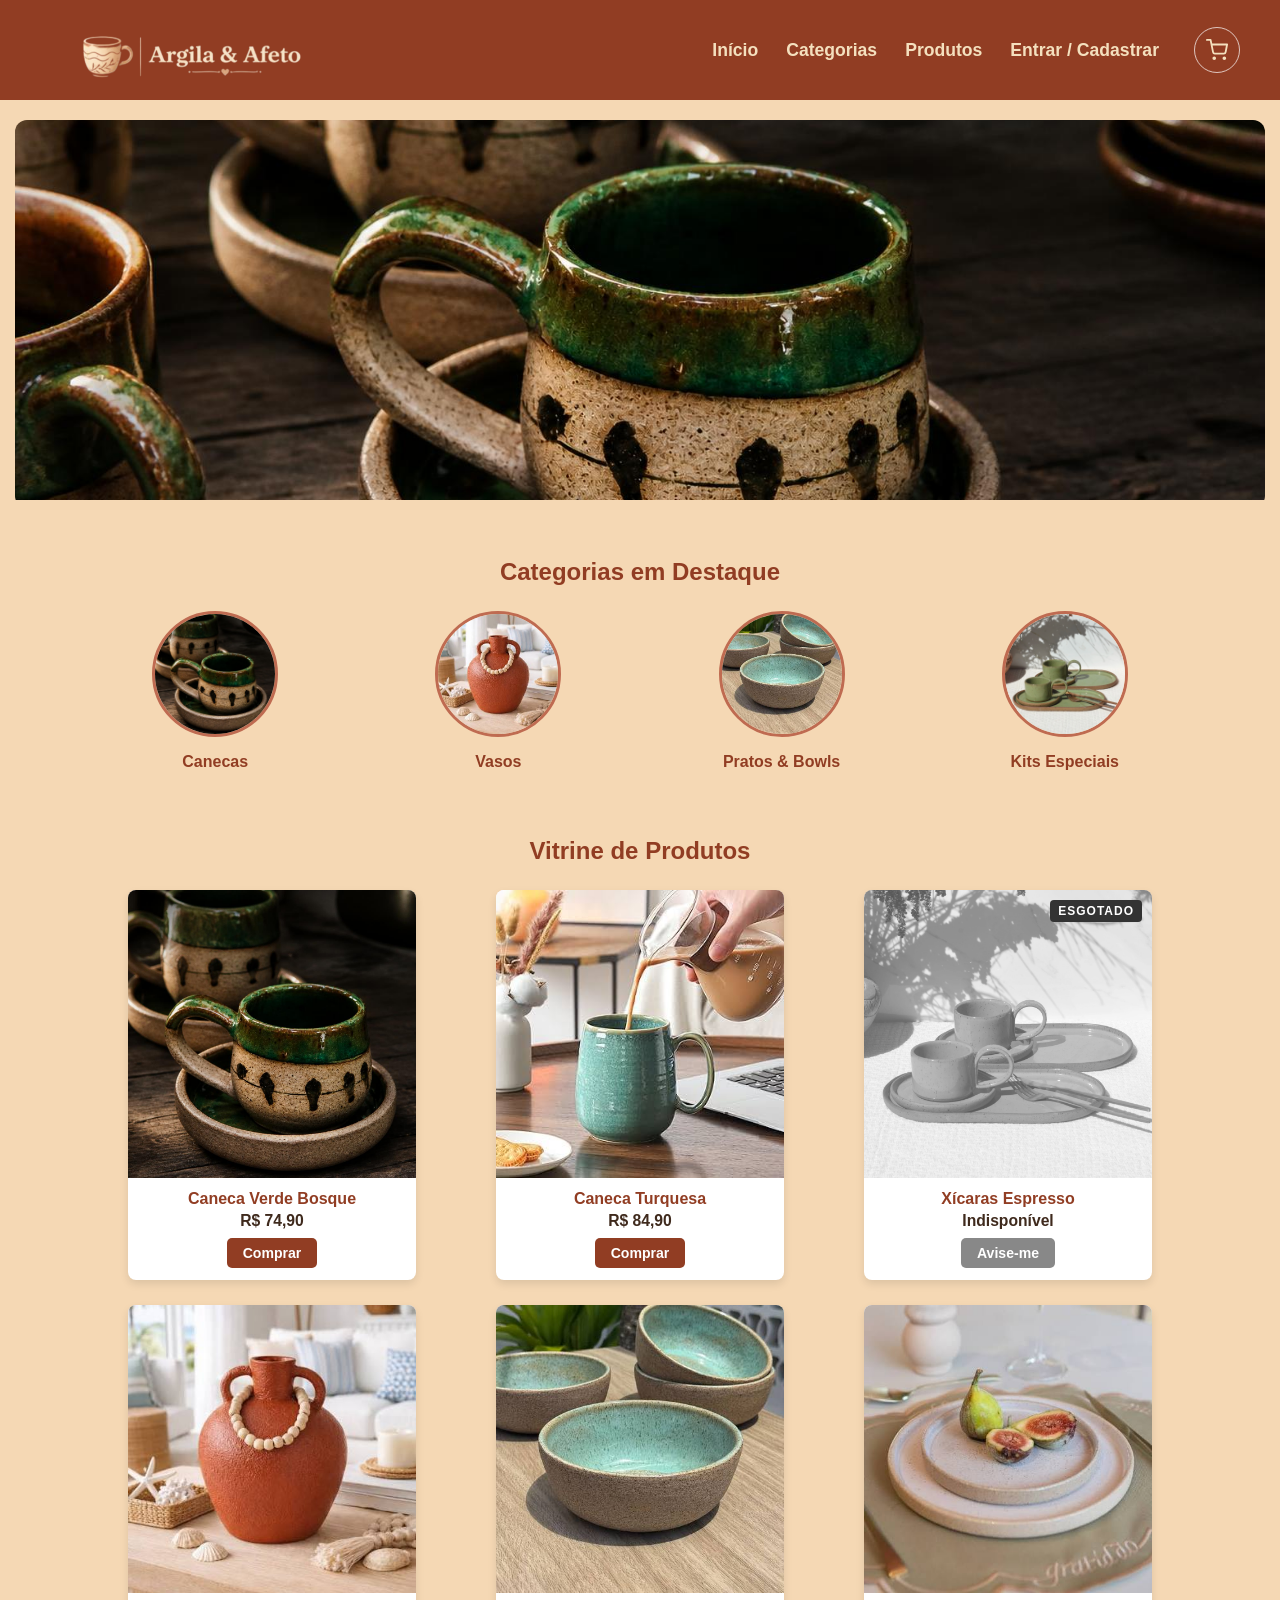
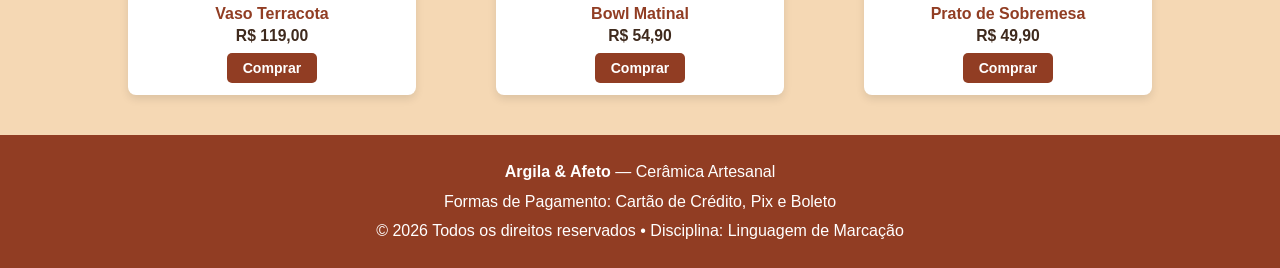
<file: index.html>
<!DOCTYPE html>
<html lang="pt-BR">

<head>
    <meta charset="UTF-8">
    <meta name="viewport" content="width=device-width, initial-scale=1.0">
    <link rel="stylesheet" href="style.css">
    <title>Argila & Afeto | E-commerce</title>
</head>

<body>
    <header class="Menu">
        <a href="#inicio" class="logo-link">
            <img src="img/logo.png" alt="Argila & Afeto - Cerâmica Artesanal" class="logo">
        </a>
        <nav class="menu-nav">
            <ul class="navegacao">
                <li><a href="#inicio">Início</a></li>
                <li><a href="#categorias">Categorias</a></li>
                <li><a href="#vitrine">Produtos</a></li>
                <li><a href="cadastro.html">Entrar / Cadastrar</a></li>
            </ul>
            <div class="header-acoes">
                <a href="carrinho.html" class="carrinho-btn" aria-label="Ver carrinho de compras">
                    <svg class="carrinho-icone" viewBox="0 0 24 24" fill="none" stroke="currentColor" stroke-width="2" stroke-linecap="round" stroke-linejoin="round">
                        <circle cx="9" cy="21" r="1"></circle>
                        <circle cx="20" cy="21" r="1"></circle>
                        <path d="M1 1h4l2.68 13.39a2 2 0 0 0 2 1.61h9.72a2 2 0 0 0 2-1.61L23 6H6"></path>
                    </svg>
                </a>
            </div>
        </nav>
    </header>

    <main>
        <section class="hero" id="inicio">
            <div class="carrossel">
                <div class="slide">
                    <picture>
                        <source media="(max-width: 768px)" srcset="ceramica2.jpg">
                        <img src="img/ceramica.jpg" alt="Banner 1 - Canecas Artesanais de Cerâmica" width="1200" height="380">
                    </picture>
                </div>

                <div class="slide">
                    <picture>
                        <source media="(max-width: 768px)" srcset="ceramica3.jpg">
                        <img src="img/linhanova.jpg" alt="Banner 2 - Cerâmica Rústica Esmaltada" width="1200" height="380">
                    </picture>
                </div>

                <div class="slide">
                    <picture>
                        <source media="(max-width: 768px)" srcset="ceramica.jpg">
                        <img src="img/linhanova2.jpg" alt="Banner 3 - Ofertas Especiais de Cerâmica" width="1200" height="380">
                    </picture>
                </div>
            </div>
        </section>
        <section class="categorias" id="categorias">
            <h2>Categorias em Destaque</h2>
            <div class="lista-categorias">
                <div class="item-categoria">
                    <img src="img/ceramica.jpg" alt="Categoria Canecas Artesanais" class="img-categoria" width="120" height="120" loading="lazy">
                    <p>Canecas</p>
                </div>

                <div class="item-categoria">
                    <img src="img/vaso.jpg" alt="Categoria Vasos de Cerâmica" class="img-categoria" width="120" height="120" loading="lazy">
                    <p>Vasos</p>
                </div>

                <div class="item-categoria">
                    <img src="img/bowl.jpg" alt="Categoria Pratos e Bowls" class="img-categoria" width="120" height="120" loading="lazy">
                    <p>Pratos & Bowls</p>
                </div>

                <div class="item-categoria">
                    <img src="img/xicaras.webp" alt="Categoria Kits Especiais" class="img-categoria" width="120" height="120" loading="lazy">
                    <p>Kits Especiais</p>
                </div>
            </div>
        </section>

        <section class="vitrine" id="vitrine">
            <h2>Vitrine de Produtos</h2>
            <div class="grid-produtos">

                <article class="card">
                    <figure class="container-foto">
                        <a href="produto.html">
                            <img src="img/ceramica.jpg" alt="Caneca Rústica Verde com Pires" class="foto-produto" width="300" height="300" loading="lazy">
                        </a>
                    </figure>
                    <figcaption>
                        <h3><a href="produto.html" class="link-titulo-produto">Caneca Verde Bosque</a></h3>
                        <p>R$ 74,90</p>
                        <a href="carrinho.html" class="btn-comprar">Comprar</a>
                    </figcaption>
                </article>

                <article class="card">
                    <figure class="container-foto">
                        <a href="produto.html">
                            <img src="img/ceramica2.jpg" alt="Caneca Turquesa Imperial" class="foto-produto" width="300" height="300" loading="lazy">
                        </a>
                    </figure>
                    <figcaption>
                        <h3><a href="produto.html" class="link-titulo-produto">Caneca Turquesa</a></h3>
                        <p>R$ 84,90</p>
                        <a href="carrinho.html" class="btn-comprar">Comprar</a>
                    </figcaption>
                </article>

                <!-- Produto 3: MODELO ESGOTADO NA FILEIRA -->
                <article class="card esgotado">
                    <figure class="container-foto">
                        <span class="tag-esgotado">ESGOTADO</span>
                        <img src="img/xicaras.webp" alt="Conjunto Xícaras Espresso - Produto Esgotado" class="foto-produto" width="300" height="300" loading="lazy">
                    </figure>
                    <figcaption>
                        <h3>Xícaras Espresso</h3>
                        <p>Indisponível</p>
                        <button type="button" disabled>Avise-me</button>
                    </figcaption>
                </article>

                <!-- Produto 4 -->
                <article class="card">
                    <figure class="container-foto">
                        <a href="produto.html">
                            <img src="img/vaso.jpg" alt="Vaso Orgânico de Cerâmica" class="foto-produto" width="300" height="300" loading="lazy">
                        </a>
                    </figure>
                    <figcaption>
                        <h3><a href="produto.html" class="link-titulo-produto">Vaso Terracota</a></h3>
                        <p>R$ 119,00</p>
                        <a href="carrinho.html" class="btn-comprar">Comprar</a>
                    </figcaption>
                </article>

                <!-- Produto 5 -->
                <article class="card">
                    <figure class="container-foto">
                        <a href="produto.html">
                            <img src="img/bowl.jpg" alt="Bowl Matinal de Cerâmica" class="foto-produto" width="300" height="300" loading="lazy">
                        </a>
                    </figure>
                    <figcaption>
                        <h3><a href="produto.html" class="link-titulo-produto">Bowl Matinal</a></h3>
                        <p>R$ 54,90</p>
                        <a href="carrinho.html" class="btn-comprar">Comprar</a>
                    </figcaption>
                </article>

                <!-- Produto 6 -->
                <article class="card">
                    <figure class="container-foto">
                        <a href="produto.html">
                            <img src="img/prato.jpg" alt="Prato de Sobremesa Artesanal" class="foto-produto" width="300" height="300" loading="lazy">
                        </a>
                    </figure>
                    <figcaption>
                        <h3><a href="produto.html" class="link-titulo-produto">Prato de Sobremesa</a></h3>
                        <p>R$ 49,90</p>
                        <a href="carrinho.html" class="btn-comprar">Comprar</a>
                    </figcaption>
                </article>

            </div>
        </section>
    </main>

    <footer class="rodape">
        <p><strong>Argila & Afeto</strong> — Cerâmica Artesanal</p>
        <p>Formas de Pagamento: Cartão de Crédito, Pix e Boleto</p>
        <p>© 2026 Todos os direitos reservados • Disciplina: Linguagem de Marcação</p>
    </footer>

    <!-- Script simples para permitir clicar e arrastar com o mouse no desktop -->
    <script>
        const carrossel = document.querySelector('.carrossel');
        let isDown = false;
        let startX;
        let scrollLeft;

        carrossel.addEventListener('mousedown', (e) => {
            isDown = true;
            startX = e.pageX - carrossel.offsetLeft;
            scrollLeft = carrossel.scrollLeft;
        });

        carrossel.addEventListener('mouseleave', () => {
            isDown = false;
        });

        carrossel.addEventListener('mouseup', () => {
            isDown = false;
        });

        carrossel.addEventListener('mousemove', (e) => {
            if (!isDown) return;
            e.preventDefault();
            const x = e.pageX - carrossel.offsetLeft;
            const walk = (x - startX) * 1.5;
            carrossel.scrollLeft = scrollLeft - walk;
        });
    </script>
</body>

</html>
</file>
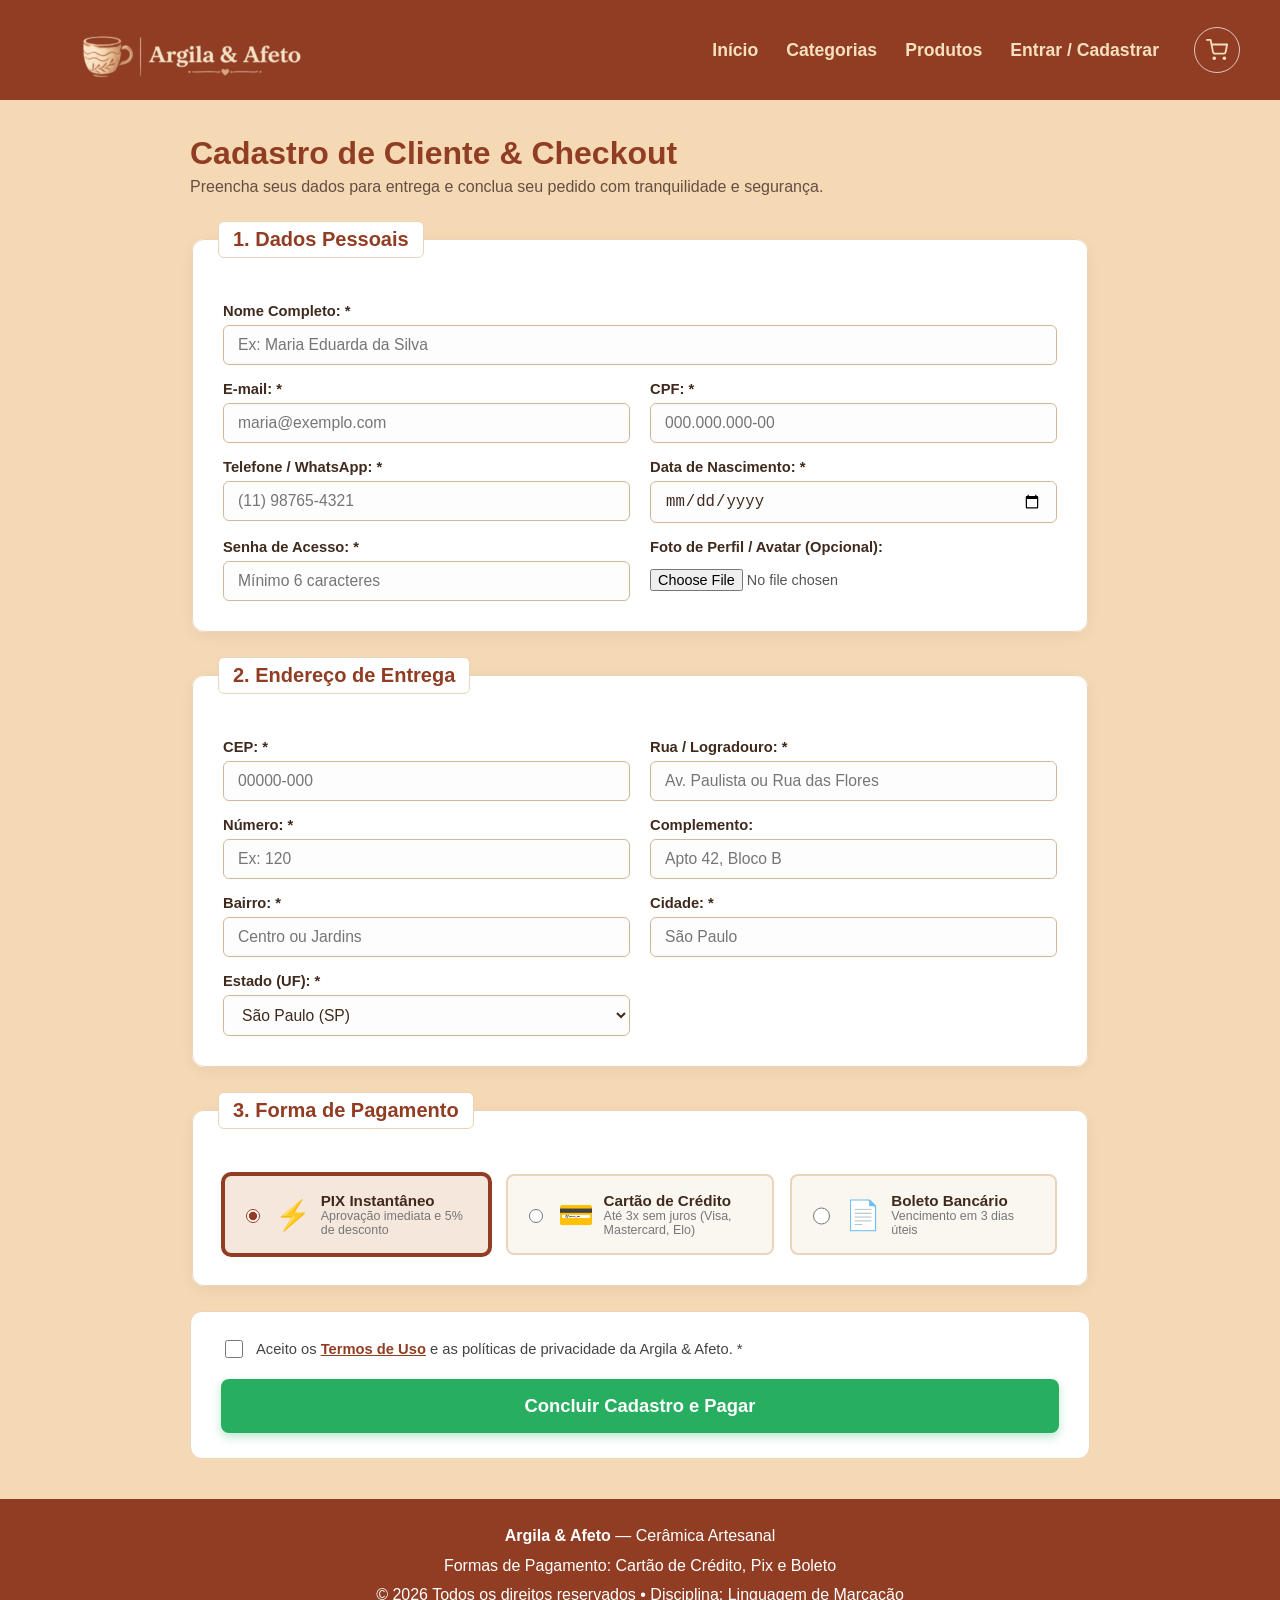
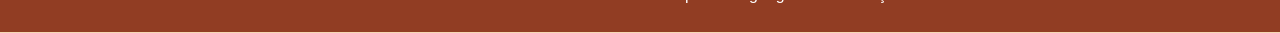
<file: cadastro.html>
<!DOCTYPE html>
<html lang="pt-BR">
<head>
    <meta charset="UTF-8">
    <meta name="viewport" content="width=device-width, initial-scale=1.0">
    <link rel="stylesheet" href="style.css">
    <title>Cadastro e Checkout | Argila & Afeto</title>
</head>
<body>

    <!-- Header Compartilhado com Navegação Real -->
    <header class="Menu">
        <a href="index.html#inicio" class="logo-link">
            <img src="img/logo.png" alt="Argila & Afeto - Cerâmica Artesanal" class="logo">
        </a>
        <nav class="menu-nav">
            <ul class="navegacao">
                <li><a href="index.html#inicio">Início</a></li>
                <li><a href="index.html#categorias">Categorias</a></li>
                <li><a href="index.html#vitrine">Produtos</a></li>
                <li><a href="cadastro.html" class="link-ativo">Entrar / Cadastrar</a></li>
            </ul>
            <div class="header-acoes">
                <a href="carrinho.html" class="carrinho-btn" aria-label="Ver carrinho de compras">
                    <svg class="carrinho-icone" viewBox="0 0 24 24" fill="none" stroke="currentColor" stroke-width="2" stroke-linecap="round" stroke-linejoin="round">
                        <circle cx="9" cy="21" r="1"></circle>
                        <circle cx="20" cy="21" r="1"></circle>
                        <path d="M1 1h4l2.68 13.39a2 2 0 0 0 2 1.61h9.72a2 2 0 0 0 2-1.61L23 6H6"></path>
                    </svg>
                </a>
            </div>
        </nav>
    </header>

    <main class="container-cadastro">
        <div class="cadastro-cabecalho">
            <h1>Cadastro de Cliente & Checkout</h1>
            <p>Preencha seus dados para entrega e conclua seu pedido com tranquilidade e segurança.</p>
        </div>

        <!-- 1. Formulário Semântico Acessível -->
        <form action="#" method="POST" class="form-checkout">
            
            <!-- BLOCO 1: Dados Pessoais -->
            <fieldset class="bloco-formulario">
                <legend>1. Dados Pessoais</legend>

                <div class="grade-campos">
                    <div class="campo-grupo campo-completo">
                        <label for="nome-completo">Nome Completo: *</label>
                        <input type="text" id="nome-completo" name="nome" placeholder="Ex: Maria Eduarda da Silva" required minlength="3">
                    </div>

                    <div class="campo-grupo">
                        <label for="email-cliente">E-mail: *</label>
                        <input type="email" id="email-cliente" name="email" placeholder="maria@exemplo.com" required>
                    </div>

                    <div class="campo-grupo">
                        <label for="cpf-cliente">CPF: *</label>
                        <input type="text" id="cpf-cliente" name="cpf" placeholder="000.000.000-00" pattern="\d{3}\.?\d{3}\.?\d{3}-?\d{2}" title="Digite um CPF válido com 11 dígitos" required>
                    </div>

                    <div class="campo-grupo">
                        <label for="telefone-cliente">Telefone / WhatsApp: *</label>
                        <input type="tel" id="telefone-cliente" name="telefone" placeholder="(11) 98765-4321" required>
                    </div>

                    <div class="campo-grupo">
                        <label for="data-nascimento">Data de Nascimento: *</label>
                        <input type="date" id="data-nascimento" name="nascimento" required>
                    </div>

                    <div class="campo-grupo">
                        <label for="senha-cliente">Senha de Acesso: *</label>
                        <input type="password" id="senha-cliente" name="senha" placeholder="Mínimo 6 caracteres" minlength="6" required>
                    </div>

                    <div class="campo-grupo">
                        <label for="avatar-cliente">Foto de Perfil / Avatar (Opcional):</label>
                        <input type="file" id="avatar-cliente" name="avatar" accept="image/*" class="input-arquivo">
                    </div>
                </div>
            </fieldset>

            <!-- BLOCO 2: Endereço de Entrega -->
            <fieldset class="bloco-formulario">
                <legend>2. Endereço de Entrega</legend>

                <div class="grade-campos">
                    <div class="campo-grupo">
                        <label for="cep-entrega">CEP: *</label>
                        <input type="text" id="cep-entrega" name="cep" placeholder="00000-000" pattern="\d{5}-?\d{3}" title="Digite um CEP válido com 8 dígitos" required>
                    </div>

                    <div class="campo-grupo campo-2x">
                        <label for="rua-entrega">Rua / Logradouro: *</label>
                        <input type="text" id="rua-entrega" name="rua" placeholder="Av. Paulista ou Rua das Flores" required>
                    </div>

                    <div class="campo-grupo">
                        <label for="numero-entrega">Número: *</label>
                        <input type="text" id="numero-entrega" name="numero" placeholder="Ex: 120" required>
                    </div>

                    <div class="campo-grupo">
                        <label for="complemento-entrega">Complemento:</label>
                        <input type="text" id="complemento-entrega" name="complemento" placeholder="Apto 42, Bloco B">
                    </div>

                    <div class="campo-grupo">
                        <label for="bairro-entrega">Bairro: *</label>
                        <input type="text" id="bairro-entrega" name="bairro" placeholder="Centro ou Jardins" required>
                    </div>

                    <div class="campo-grupo">
                        <label for="cidade-entrega">Cidade: *</label>
                        <input type="text" id="cidade-entrega" name="cidade" placeholder="São Paulo" required>
                    </div>

                    <div class="campo-grupo">
                        <label for="estado-entrega">Estado (UF): *</label>
                        <select id="estado-entrega" name="estado" required>
                            <option value="">Selecione...</option>
                            <option value="SP" selected>São Paulo (SP)</option>
                            <option value="RJ">Rio de Janeiro (RJ)</option>
                            <option value="MG">Minas Gerais (MG)</option>
                            <option value="ES">Espírito Santo (ES)</option>
                            <option value="PR">Paraná (PR)</option>
                            <option value="SC">Santa Catarina (SC)</option>
                            <option value="RS">Rio Grande do Sul (RS)</option>
                            <option value="BA">Bahia (BA)</option>
                            <option value="outro">Outro Estado</option>
                        </select>
                    </div>
                </div>
            </fieldset>

            <!-- BLOCO 3: Forma de Pagamento (com Ícones/Bandeiras Visuais) -->
            <fieldset class="bloco-formulario">
                <legend>3. Forma de Pagamento</legend>

                <div class="opcoes-pagamento">
                    <!-- Opção PIX -->
                    <label class="card-pagamento">
                        <input type="radio" name="pagamento" value="pix" checked required>
                        <div class="conteudo-opcao-pagamento">
                            <span class="icone-pagamento" aria-hidden="true">⚡</span>
                            <div class="texto-pagamento">
                                <strong>PIX Instantâneo</strong>
                                <small>Aprovação imediata e 5% de desconto</small>
                            </div>
                        </div>
                    </label>

                    <!-- Opção Cartão de Crédito -->
                    <label class="card-pagamento">
                        <input type="radio" name="pagamento" value="cartao">
                        <div class="conteudo-opcao-pagamento">
                            <span class="icone-pagamento" aria-hidden="true">💳</span>
                            <div class="texto-pagamento">
                                <strong>Cartão de Crédito</strong>
                                <small>Até 3x sem juros (Visa, Mastercard, Elo)</small>
                            </div>
                        </div>
                    </label>

                    <!-- Opção Boleto Bancário -->
                    <label class="card-pagamento">
                        <input type="radio" name="pagamento" value="boleto">
                        <div class="conteudo-opcao-pagamento">
                            <span class="icone-pagamento" aria-hidden="true">📄</span>
                            <div class="texto-pagamento">
                                <strong>Boleto Bancário</strong>
                                <small>Vencimento em 3 dias úteis</small>
                            </div>
                        </div>
                    </label>
                </div>
            </fieldset>

            <!-- Termos e Botão de Envio com Pseudo-Classes de Validação -->
            <div class="bloco-finalizacao">
                <label class="termos-label" for="termos-uso">
                    <input type="checkbox" id="termos-uso" name="termos" required>
                    <span>Aceito os <a href="#" target="_blank">Termos de Uso</a> e as políticas de privacidade da Argila & Afeto. *</span>
                </label>

                <button type="submit" class="btn-concluir-pagamento">
                    Concluir Cadastro e Pagar
                </button>
            </div>
        </form>
    </main>

    <footer class="rodape">
        <p><strong>Argila & Afeto</strong> — Cerâmica Artesanal</p>
        <p>Formas de Pagamento: Cartão de Crédito, Pix e Boleto</p>
        <p>© 2026 Todos os direitos reservados • Disciplina: Linguagem de Marcação</p>
    </footer>

</body>
</html>
</file>
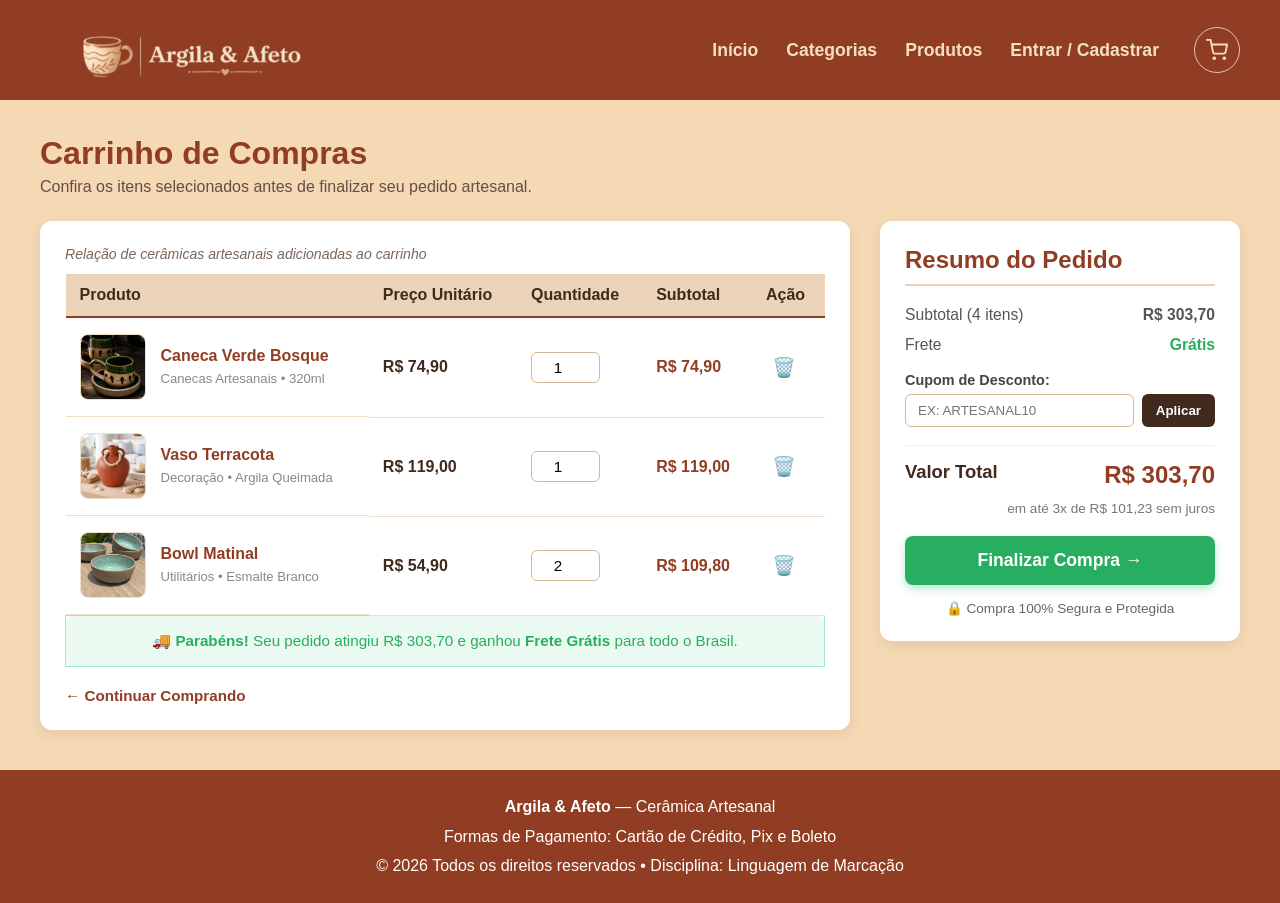
<file: carrinho.html>
<!DOCTYPE html>
<html lang="pt-BR">
<head>
    <meta charset="UTF-8">
    <meta name="viewport" content="width=device-width, initial-scale=1.0">
    <link rel="stylesheet" href="style.css">
    <title>Meu Carrinho de Compras | Argila & Afeto</title>
</head>
<body>

    <!-- Header Compartilhado com Navegação Real -->
    <header class="Menu">
        <a href="index.html#inicio" class="logo-link">
            <img src="/img/logo.png" alt="Argila & Afeto - Cerâmica Artesanal" class="logo">
        </a>
        <nav class="menu-nav">
            <ul class="navegacao">
                <li><a href="index.html#inicio">Início</a></li>
                <li><a href="index.html#categorias">Categorias</a></li>
                <li><a href="index.html#vitrine">Produtos</a></li>
                <li><a href="cadastro.html">Entrar / Cadastrar</a></li>
            </ul>
            <div class="header-acoes">
                <a href="carrinho.html" class="carrinho-btn ativa" aria-label="Ver carrinho de compras">
                    <svg class="carrinho-icone" viewBox="0 0 24 24" fill="none" stroke="currentColor" stroke-width="2" stroke-linecap="round" stroke-linejoin="round">
                        <circle cx="9" cy="21" r="1"></circle>
                        <circle cx="20" cy="21" r="1"></circle>
                        <path d="M1 1h4l2.68 13.39a2 2 0 0 0 2 1.61h9.72a2 2 0 0 0 2-1.61L23 6H6"></path>
                    </svg>
                </a>
            </div>
        </nav>
    </header>

    <main class="container-carrinho">
        <div class="carrinho-titulo-secao">
            <h1>Carrinho de Compras</h1>
            <p>Confira os itens selecionados antes de finalizar seu pedido artesanal.</p>
        </div>

        <div class="carrinho-layout">
            <!-- 1. Tabela Semântica Completa de Itens do Carrinho -->
            <section class="carrinho-itens">
                <table class="tabela-carrinho">
                    <caption>Relação de cerâmicas artesanais adicionadas ao carrinho</caption>
                    <thead>
                        <tr>
                            <th scope="col">Produto</th>
                            <th scope="col">Preço Unitário</th>
                            <th scope="col">Quantidade</th>
                            <th scope="col">Subtotal</th>
                            <th scope="col">Ação</th>
                        </tr>
                    </thead>
                    <tbody>
                        <!-- Produto 1 -->
                        <tr>
                            <td class="coluna-produto">
                                <img src="/img/ceramica.jpg" alt="Caneca Verde Bosque" class="miniatura-carrinho">
                                <div class="detalhe-item">
                                    <a href="produto.html" class="nome-item">Caneca Verde Bosque</a>
                                    <span class="categoria-item">Canecas Artesanais • 320ml</span>
                                </div>
                            </td>
                            <td class="preco-unitario">R$ 74,90</td>
                            <td class="coluna-quantidade">
                                <input type="number" min="1" value="1" class="input-qtd" aria-label="Quantidade da Caneca Verde Bosque">
                            </td>
                            <td class="subtotal-item">R$ 74,90</td>
                            <td class="coluna-acao">
                                <button type="button" class="btn-remover" title="Remover item do carrinho" aria-label="Remover Caneca Verde Bosque">🗑️</button>
                            </td>
                        </tr>

                        <!-- Produto 2 -->
                        <tr>
                            <td class="coluna-produto">
                                <img src="/img/vaso.jpg" alt="Vaso Terracota" class="miniatura-carrinho">
                                <div class="detalhe-item">
                                    <a href="produto.html" class="nome-item">Vaso Terracota</a>
                                    <span class="categoria-item">Decoração • Argila Queimada</span>
                                </div>
                            </td>
                            <td class="preco-unitario">R$ 119,00</td>
                            <td class="coluna-quantidade">
                                <input type="number" min="1" value="1" class="input-qtd" aria-label="Quantidade do Vaso Terracota">
                            </td>
                            <td class="subtotal-item">R$ 119,00</td>
                            <td class="coluna-acao">
                                <button type="button" class="btn-remover" title="Remover item do carrinho" aria-label="Remover Vaso Terracota">🗑️</button>
                            </td>
                        </tr>

                        <!-- Produto 3 -->
                        <tr>
                            <td class="coluna-produto">
                                <img src="/img/bowl.jpg" alt="Bowl Matinal de Cerâmica" class="miniatura-carrinho">
                                <div class="detalhe-item">
                                    <a href="produto.html" class="nome-item">Bowl Matinal</a>
                                    <span class="categoria-item">Utilitários • Esmalte Branco</span>
                                </div>
                            </td>
                            <td class="preco-unitario">R$ 54,90</td>
                            <td class="coluna-quantidade">
                                <input type="number" min="1" value="2" class="input-qtd" aria-label="Quantidade do Bowl Matinal">
                            </td>
                            <td class="subtotal-item">R$ 109,80</td>
                            <td class="coluna-acao">
                                <button type="button" class="btn-remover" title="Remover item do carrinho" aria-label="Remover Bowl Matinal">🗑️</button>
                            </td>
                        </tr>
                    </tbody>
                    <tfoot>
                        <tr>
                            <td colspan="5" class="aviso-frete">
                                🚚 <strong>Parabéns!</strong> Seu pedido atingiu R$ 303,70 e ganhou <strong>Frete Grátis</strong> para todo o Brasil.
                            </td>
                        </tr>
                    </tfoot>
                </table>

                <div class="carrinho-acoes-extras">
                    <a href="index.html#vitrine" class="btn-continuar-comprando">← Continuar Comprando</a>
                </div>
            </section>

            <!-- 2. Card Lateral de Resumo do Pedido -->
            <aside class="order-summary">
                <h2>Resumo do Pedido</h2>
                
                <div class="linha-resumo">
                    <span>Subtotal (4 itens)</span>
                    <strong>R$ 303,70</strong>
                </div>

                <div class="linha-resumo">
                    <span>Frete</span>
                    <span class="frete-gratis">Grátis</span>
                </div>

                <!-- Campo Cupom de Desconto -->
                <div class="bloco-cupom">
                    <label for="cupom-desconto">Cupom de Desconto:</label>
                    <div class="input-cupom-grupo">
                        <input type="text" id="cupom-desconto" placeholder="Ex: ARTESANAL10" class="input-cupom">
                        <button type="button" class="btn-aplicar-cupom">Aplicar</button>
                    </div>
                </div>

                <hr class="divisor-resumo">

                <div class="linha-resumo total-pedido">
                    <span>Valor Total</span>
                    <strong class="valor-destaque">R$ 303,70</strong>
                </div>
                <p class="parcelamento-info">em até 3x de R$ 101,23 sem juros</p>

                <!-- Botão de destaque para cadastro.html -->
                <a href="cadastro.html" class="btn-checkout">Finalizar Compra →</a>

                <div class="seguranca-info">
                    <span>🔒 Compra 100% Segura e Protegida</span>
                </div>
            </aside>
        </div>
    </main>

    <footer class="rodape">
        <p><strong>Argila & Afeto</strong> — Cerâmica Artesanal</p>
        <p>Formas de Pagamento: Cartão de Crédito, Pix e Boleto</p>
        <p>© 2026 Todos os direitos reservados • Disciplina: Linguagem de Marcação</p>
    </footer>

</body>
</html>
</file>
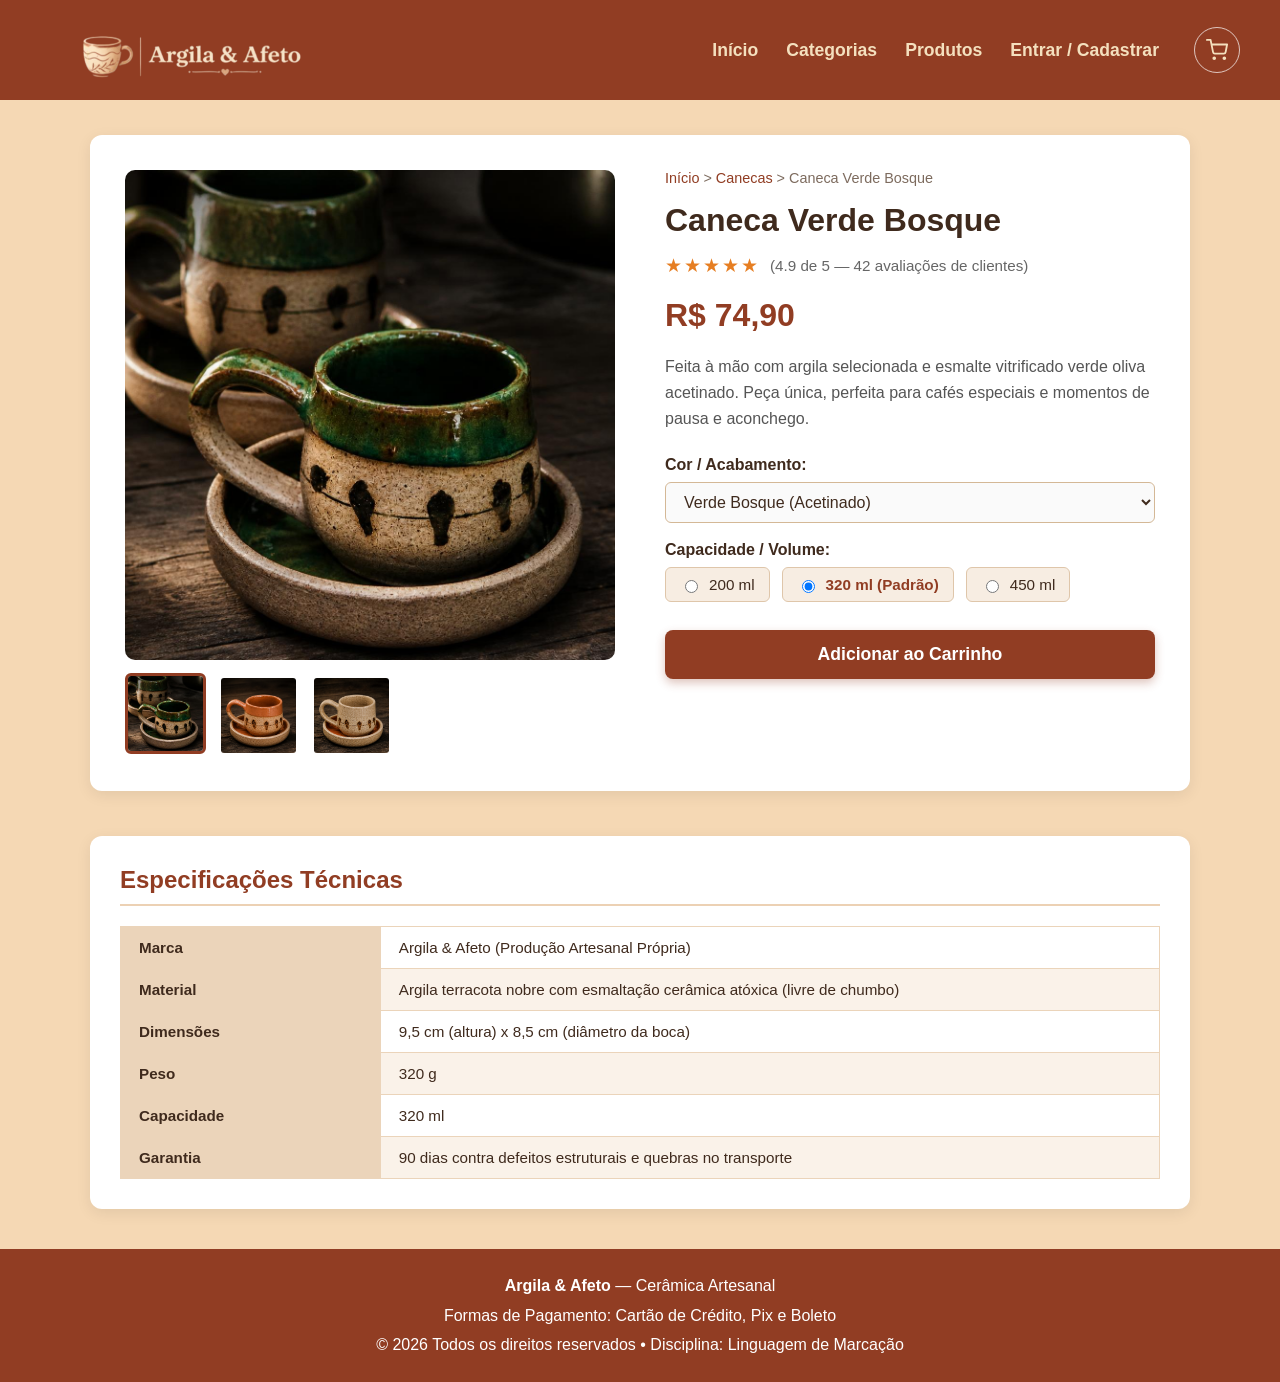
<file: produto.html>
<!DOCTYPE html>
<html lang="pt-BR">
<head>
    <meta charset="UTF-8">
    <meta name="viewport" content="width=device-width, initial-scale=1.0">
    <link rel="stylesheet" href="style.css">
    <title>Caneca Verde Bosque | Argila & Afeto</title>
</head>
<body>

    <!-- Header Compartilhado com Navegação Real -->
    <header class="Menu">
        <a href="index.html#inicio" class="logo-link">
            <img src="img/logo.png" alt="Argila & Afeto - Cerâmica Artesanal" class="logo">
        </a>
        <nav class="menu-nav">
            <ul class="navegacao">
                <li><a href="index.html#inicio">Início</a></li>
                <li><a href="index.html#categorias">Categorias</a></li>
                <li><a href="index.html#vitrine">Produtos</a></li>
                <li><a href="cadastro.html">Entrar / Cadastrar</a></li>
            </ul>
            <div class="header-acoes">
                <a href="carrinho.html" class="carrinho-btn" aria-label="Ver carrinho de compras">
                    <svg class="carrinho-icone" viewBox="0 0 24 24" fill="none" stroke="currentColor" stroke-width="2" stroke-linecap="round" stroke-linejoin="round">
                        <circle cx="9" cy="21" r="1"></circle>
                        <circle cx="20" cy="21" r="1"></circle>
                        <path d="M1 1h4l2.68 13.39a2 2 0 0 0 2 1.61h9.72a2 2 0 0 0 2-1.61L23 6H6"></path>
                    </svg>
                </a>
            </div>
        </nav>
    </header>

    <main class="container-produto">
        <!-- 1. Layout de Duas Colunas (Flexbox / Grid) -->
        <section class="produto-detalhes">
            
            <!-- Coluna da Esquerda (Galeria de Imagens) -->
            <div class="galeria-fotos">
                <div class="foto-destaque">
                    <img id="imagem-principal" src="img/ceramica.jpg" alt="Caneca Verde Bosque artesanal com pires de apoio">
                </div>
                <div class="miniaturas">
                    <img src="img/ceramica.jpg" alt="Miniatura Caneca Verde Bosque" class="miniatura ativa" onclick="trocarImagem(this)">
                    <img src="img/terracota.jpg" alt="Miniatura Detalhe do Acabamento Rústico" class="miniatura" onclick="trocarImagem(this)">
                    <img src="img/bege.png" alt="Miniatura Vista com Pires Artesanal" class="miniatura" onclick="trocarImagem(this)">
                </div>
            </div>

            <!-- Coluna da Direita (Informações de Compra) -->
            <div class="info-compra">
                <!-- Trilha de navegação (breadcrumb) -->
                <nav class="breadcrumb" aria-label="Caminho de navegação">
                    <a href="index.html">Início</a> &gt; 
                    <a href="index.html#categorias">Canecas</a> &gt; 
                    <span>Caneca Verde Bosque</span>
                </nav>

                <h1 class="produto-titulo">Caneca Verde Bosque</h1>

                <!-- Avaliação em estrelas -->
                <div class="avaliacao">
                    <span class="estrelas" aria-label="Avaliação: 5 de 5 estrelas">★★★★★</span>
                    <span class="nota">(4.9 de 5 — 42 avaliações de clientes)</span>
                </div>

                <!-- Preço atual -->
                <div class="precos">
                    <span class="preco-atual">R$ 74,90</span>
                </div>

                <p class="produto-descricao-curta">
                    Feita à mão com argila selecionada e esmalte vitrificado verde oliva acetinado. 
                    Peça única, perfeita para cafés especiais e momentos de pausa e aconchego.
                </p>

                <!-- Seletor de opções (cor / acabamento e tamanho) -->
                <form class="opcoes-compra">
                    <div class="campo-opcao">
                        <label for="seletor-cor"><strong>Cor / Acabamento:</strong></label>
                        <select id="seletor-cor" name="cor" class="select-estilizado">
                            <option value="verde" selected>Verde Bosque (Acetinado)</option>
                            <option value="terracota">Terracota Natural (Rústico)</option>
                            <option value="areia">Areia Texturizado (Fosco)</option>
                        </select>
                    </div>

                    <div class="campo-opcao">
                        <label><strong>Capacidade / Volume:</strong></label>
                        <div class="radio-grupo">
                            <label class="radio-label">
                                <input type="radio" name="capacidade" value="200ml">
                                <span>200 ml</span>
                            </label>
                            <label class="radio-label">
                                <input type="radio" name="capacidade" value="320ml" checked>
                                <span>320 ml (Padrão)</span>
                            </label>
                            <label class="radio-label">
                                <input type="radio" name="capacidade" value="450ml">
                                <span>450 ml</span>
                            </label>
                        </div>
                    </div>

                    <!-- Botão principal para carrinho.html -->
                    <a href="carrinho.html" class="btn-adicionar-carrinho">Adicionar ao Carrinho</a>
                </form>
            </div>
        </section>

        <!-- 2. Tabela de Especificações Técnicas (Semântica + Zebrado) -->
        <section class="especificacoes">
            <h2>Especificações Técnicas</h2>
            <table class="tabela-especificacoes">
                <tbody>
                    <tr>
                        <th scope="row">Marca</th>
                        <td>Argila & Afeto (Produção Artesanal Própria)</td>
                    </tr>
                    <tr>
                        <th scope="row">Material</th>
                        <td>Argila terracota nobre com esmaltação cerâmica atóxica (livre de chumbo)</td>
                    </tr>
                    <tr>
                        <th scope="row">Dimensões</th>
                        <td>9,5 cm (altura) x 8,5 cm (diâmetro da boca)</td>
                    </tr>
                    <tr>
                        <th scope="row">Peso</th>
                        <td>320 g</td>
                    </tr>
                    <tr>
                        <th scope="row">Capacidade</th>
                        <td>320 ml</td>
                    </tr>
                    <tr>
                        <th scope="row">Garantia</th>
                        <td>90 dias contra defeitos estruturais e quebras no transporte</td>
                    </tr>
                </tbody>
            </table>
        </section>
    </main>

    <footer class="rodape">
        <p><strong>Argila & Afeto</strong> — Cerâmica Artesanal</p>
        <p>Formas de Pagamento: Cartão de Crédito, Pix e Boleto</p>
        <p>© 2026 Todos os direitos reservados • Disciplina: Linguagem de Marcação</p>
    </footer>

    <!-- Script opcional e leve para alternar miniaturas na foto de destaque -->
    <script>
        function trocarImagem(elemento) {
            const principal = document.getElementById('imagem-principal');
            principal.src = elemento.src;
            document.querySelectorAll('.miniatura').forEach(img => img.classList.remove('ativa'));
            elemento.classList.add('ativa');
        }
    </script>
</body>
</html>
</file>
<file: style.css>
body {
    background-color: #f5d8b4;
    margin: 0;
    padding: 0;
    font-family: Arial, sans-serif;
    color: #3f2a1d;
}

.Menu {
    background-color: #913d23;
    display: flex;
    align-items: center;
    justify-content: space-between;
    padding: 10px 40px;
    gap: 30px;
}

.logo-link {
    display: inline-flex;
    align-items: center;
    text-decoration: none;
    flex-shrink: 0;
}

.logo {
    height: 80px;
    width: auto;
    max-width: 340px;
    object-fit: contain;
    display: block;
    transition: transform 0.2s ease;
}

.logo:hover {
    transform: scale(1.03);
}

.menu-nav {
    display: flex;
    align-items: center;
    gap: 35px;
    margin-left: auto;
}

.navegacao {
    display: flex;
    gap: 28px;
    list-style: none;
    margin: 0;
    padding: 0;
}

.navegacao a {
    color: #f4e0be;
    text-decoration: none;
    font-weight: bold;
    font-size: 1.1rem;
    transition: opacity 0.2s ease;
}

.navegacao a:hover {
    text-decoration: underline;
    opacity: 0.9;
}

.header-acoes {
    display: flex;
    align-items: center;
}

.carrinho-btn {
    display: inline-flex;
    align-items: center;
    justify-content: center;
    width: 44px;
    height: 44px;
    border: 1.5px solid rgba(255, 255, 255, 0.7);
    border-radius: 50%;
    color: #f4e0be;
    text-decoration: none;
    transition: all 0.25s ease;
    background-color: transparent;
    flex-shrink: 0;
}

.carrinho-btn:hover {
    background-color: rgba(255, 255, 255, 0.18);
    border-color: #f4e0be;
    transform: scale(1.05);
}

.carrinho-icone {
    width: 22px;
    height: 22px;
    stroke: currentColor;
}

.hero {
    max-width: 1250px;
    margin: 20px auto;
    padding: 0 15px;
    position: relative;
}

.carrossel {
    display: flex;
    overflow-x: auto;
    scroll-snap-type: x mandatory;
    scroll-behavior: smooth;
    border-radius: 12px;
    cursor: grab;
    padding-bottom: 8px;
}

.carrossel:active {
    cursor: grabbing;
}

.slide {
    flex: 0 0 100%;
    min-width: 100%;
    scroll-snap-align: start;
    height: 380px;
    position: relative;
    user-select: none;
}

.slide picture,
.slide img {
    width: 100%;
    height: 100%;
    object-fit: cover;
    display: block;
    user-select: none;
    -webkit-user-drag: none;
}
.categorias {
    text-align: center;
    margin: 50px auto;
    max-width: 1150px;
    padding: 0 20px;
}

.categorias h2,
.vitrine h2 {
    color: #913d23;
    margin-bottom: 25px;
}

.lista-categorias {
    display: flex;
    justify-content: space-evenly;
    gap: 70px;
    flex-wrap: wrap;
}

.item-categoria {
    text-align: center;
}

.img-categoria {
  margin-top: 20px;
    width: 120px;
    height: 120px;
    border-radius: 50%;
    object-fit: cover;
    border: 3px solid #bf6b51;
    display: block;
    margin: 0 auto 8px;
    transition: transform 0.3s, border-color 0.3s;
}

.item-categoria:hover .img-categoria {
    transform: scale(1.08);
    border-color: #913d23;
}

.item-categoria p {
    font-weight: bold;
    color: #913d23;
}

.vitrine {
    max-width: 80%;
    margin: 40px auto;
    text-align: center;
    padding: 0 15px;
}

.grid-produtos {
    display: grid;
    grid-template-columns: repeat(3, 1fr);
    gap: 25px 80px;
}

.card {

    background-color: #ffffff;
    border-radius: 8px;
    overflow: hidden;
    box-shadow: 0 4px 8px rgba(0, 0, 0, 0.1);
    display: flex;
    flex-direction: column;
}

/* Container com overflow hidden para o efeito de zoom suave */
.container-foto {
  
    position: relative;
    width: 100%;
    aspect-ratio: 1 / 1;
    overflow: hidden;
    margin: 0;
}

.foto-produto {
    width: 100%;
    height: 100%;
    aspect-ratio: 1 / 1;
    object-fit: cover;
    display: block;
    transition: transform 0.3s ease;
}

.card:hover .foto-produto {
    transform: scale(1.1);
}

figcaption {
    padding: 12px;
}

figcaption h3 {
    color: #913d23;
    font-size: 1rem;
    margin: 0 0 4px 0;
}

figcaption p {
    font-size: 0.98rem;
    font-weight: bold;
    margin: 0 0 8px 0;
}

figcaption button {
    
    background-color: #913d23;
    color: #ffffff;
    border: none;
    border-radius: 5px;
    padding: 7px 16px;
    cursor: pointer;
    font-weight: bold;
    font-size: 0.88rem;
}

figcaption button:hover {
    background-color: #702e1a;
}

.esgotado .foto-produto {
    filter: grayscale(100%);
    opacity: 0.7;
}

.esgotado:hover .foto-produto {
    transform: none;
}

.tag-esgotado {
    position: absolute;
    top: 10px;
    right: 10px;
    background-color: #333333;
    color: #ffffff;
    padding: 4px 8px;
    border-radius: 4px;
    font-size: 0.75rem;
    font-weight: bold;
    letter-spacing: 1px;
    z-index: 2;
}

.esgotado button {
    background-color: #888888;
    cursor: not-allowed;
}

.rodape {
    background-color: #913d23;
    color: #ffffff;
    text-align: center;
    padding: 20px;
    margin-top: 40px;
    line-height: 1.6;
}

.rodape p {
    margin: 4px 0;
}

@media (max-width: 768px) {
    .Menu {
        flex-direction: column;
        gap: 15px;
        text-align: center;
        padding: 15px 20px;
    }

    .menu-nav {
        margin-left: 0;
        flex-direction: column;
        gap: 15px;
    }

    .slide {
        height: 260px;
    }

    .grid-produtos {
        grid-template-columns: 1fr;
    }
}

.link-titulo-produto {
    color: #913d23;
    text-decoration: none;
}

.link-titulo-produto:hover {
    text-decoration: underline;
}

.btn-comprar {
    display: inline-block;
    background-color: #913d23;
    color: #ffffff;
    border: none;
    border-radius: 5px;
    padding: 7px 16px;
    cursor: pointer;
    font-weight: bold;
    font-size: 0.88rem;
    text-decoration: none;
    transition: background-color 0.2s ease;
}

.btn-comprar:hover {
    background-color: #702e1a;
}

/* ==========================================================================
   PÁGINA 1: DETALHES DO PRODUTO (produto.html)
   ========================================================================== */
.container-produto {
    max-width: 1100px;
    margin: 35px auto;
    padding: 0 20px;
}

.produto-detalhes {
    display: grid;
    grid-template-columns: 1fr 1fr;
    gap: 50px;
    background-color: #ffffff;
    padding: 35px;
    border-radius: 12px;
    box-shadow: 0 4px 15px rgba(0, 0, 0, 0.08);
}

.galeria-fotos {
    display: flex;
    flex-direction: column;
    gap: 15px;
}

.foto-destaque {
    width: 100%;
    overflow: hidden;
    border-radius: 10px;
    background-color: #f5f5f5;
}

.foto-destaque img {
    width: 100%;
    aspect-ratio: 1 / 1;
    object-fit: cover;
    display: block;
    transition: transform 0.3s ease;
}

.foto-destaque:hover img {
    transform: scale(1.03);
}

.miniaturas {
    display: flex;
    gap: 12px;
    flex-wrap: wrap;
}

.miniatura {
    width: 75px;
    height: 75px;
    aspect-ratio: 1 / 1;
    object-fit: cover;
    border-radius: 6px;
    border: 3px solid transparent;
    cursor: pointer;
    transition: border-color 0.2s ease, transform 0.2s ease;
}

.miniatura:hover,
.miniatura.ativa {
    border-color: #913d23;
    transform: translateY(-2px);
}

.info-compra {
    display: flex;
    flex-direction: column;
    gap: 15px;
}

.breadcrumb {
    font-size: 0.9rem;
    color: #7d6b5e;
}

.breadcrumb a {
    color: #913d23;
    text-decoration: none;
    font-weight: 500;
}

.breadcrumb a:hover {
    text-decoration: underline;
}

.produto-titulo {
    font-size: 2rem;
    color: #3f2a1d;
    margin: 0;
    line-height: 1.2;
}

.avaliacao {
    display: flex;
    align-items: center;
    gap: 10px;
    font-size: 0.95rem;
}

.estrelas {
    color: #e67e22;
    font-size: 1.2rem;
    letter-spacing: 2px;
}

.nota {
    color: #666666;
}

.precos {
    display: flex;
    align-items: baseline;
    gap: 15px;
    margin-top: 5px;
}

.preco-antigo {
    color: #888888;
    font-size: 1.1rem;
    text-decoration: line-through;
}

.preco-atual {
    color: #913d23;
    font-size: 2rem;
    font-weight: bold;
}

.desconto-tag {
    background-color: #27ae60;
    color: #ffffff;
    font-size: 0.8rem;
    font-weight: bold;
    padding: 3px 8px;
    border-radius: 4px;
}

.produto-descricao-curta {
    color: #555555;
    line-height: 1.6;
    margin: 5px 0 10px 0;
}

.opcoes-compra {
    display: flex;
    flex-direction: column;
    gap: 18px;
}

.campo-opcao {
    display: flex;
    flex-direction: column;
    gap: 8px;
}

.select-estilizado {
    padding: 10px 14px;
    border: 1.5px solid #d4b896;
    border-radius: 6px;
    background-color: #fafafa;
    font-size: 1rem;
    color: #3f2a1d;
    cursor: pointer;
    outline: none;
    transition: border-color 0.2s ease, box-shadow 0.2s ease;
}

.select-estilizado:focus {
    border-color: #913d23;
    box-shadow: 0 0 0 3px rgba(145, 61, 35, 0.2);
}

.radio-grupo {
    display: flex;
    gap: 12px;
    flex-wrap: wrap;
}

.radio-label {
    display: flex;
    align-items: center;
    gap: 8px;
    background-color: #f7ede2;
    padding: 8px 14px;
    border-radius: 6px;
    border: 1.5px solid #dfc6aa;
    cursor: pointer;
    font-size: 0.95rem;
    transition: all 0.2s ease;
}

.radio-label:hover {
    border-color: #913d23;
}

.radio-label input[type="radio"]:checked + span {
    font-weight: bold;
    color: #913d23;
}

.btn-adicionar-carrinho {
    display: block;
    text-align: center;
    background-color: #913d23;
    color: #ffffff;
    padding: 14px 20px;
    font-size: 1.1rem;
    font-weight: bold;
    text-decoration: none;
    border-radius: 8px;
    margin-top: 10px;
    box-shadow: 0 4px 10px rgba(145, 61, 35, 0.3);
    transition: background-color 0.2s ease, transform 0.2s ease;
}

.btn-adicionar-carrinho:hover {
    background-color: #702e1a;
    transform: translateY(-2px);
}

/* Tabela Semântica de Especificações */
.especificacoes {
    margin-top: 45px;
    background-color: #ffffff;
    padding: 30px;
    border-radius: 12px;
    box-shadow: 0 4px 15px rgba(0, 0, 0, 0.08);
}

.especificacoes h2 {
    color: #913d23;
    margin-top: 0;
    margin-bottom: 20px;
    border-bottom: 2px solid #ecd1b4;
    padding-bottom: 10px;
}

.tabela-especificacoes {
    width: 100%;
    border-collapse: collapse;
}

.tabela-especificacoes th,
.tabela-especificacoes td {
    padding: 12px 18px;
    border: 1px solid #ebd4ba;
    text-align: left;
    font-size: 0.95rem;
}

.tabela-especificacoes th {
    width: 25%;
    background-color: #ebd4ba;
    color: #3f2a1d;
    font-weight: bold;
}

.tabela-especificacoes tbody tr:nth-child(even) td {
    background-color: #faf2e9; /* Efeito zebrado */
}

/* ==========================================================================
   PÁGINA 2: CARRINHO DE COMPRAS (carrinho.html)
   ========================================================================== */
.container-carrinho {
    max-width: 1200px;
    margin: 35px auto;
    padding: 0 20px;
}

.carrinho-titulo-secao {
    margin-bottom: 25px;
}

.carrinho-titulo-secao h1 {
    color: #913d23;
    margin: 0 0 6px 0;
}

.carrinho-titulo-secao p {
    color: #634f43;
    margin: 0;
}

.carrinho-layout {
    display: grid;
    grid-template-columns: 1fr 360px;
    gap: 30px;
    align-items: start;
}

.carrinho-itens {
    background-color: #ffffff;
    padding: 25px;
    border-radius: 12px;
    box-shadow: 0 4px 15px rgba(0, 0, 0, 0.08);
}

.tabela-carrinho {
    width: 100%;
    border-collapse: collapse;
}

.tabela-carrinho caption {
    text-align: left;
    color: #7a6659;
    font-size: 0.88rem;
    margin-bottom: 12px;
    font-style: italic;
}

.tabela-carrinho thead th {
    background-color: #ebd4ba;
    color: #3f2a1d;
    padding: 12px 14px;
    font-weight: bold;
    text-align: left;
    border-bottom: 2px solid #913d23;
}

.tabela-carrinho tbody td {
    padding: 16px 14px;
    border-bottom: 1px solid #eedec9;
    vertical-align: middle;
}

.coluna-produto {
    display: flex;
    align-items: center;
    gap: 15px;
}

.miniatura-carrinho {
    width: 64px;
    height: 64px;
    aspect-ratio: 1 / 1;
    object-fit: cover;
    border-radius: 8px;
    border: 1px solid #eedec9;
    flex-shrink: 0;
}

.detalhe-item .nome-item {
    display: block;
    font-weight: bold;
    color: #913d23;
    text-decoration: none;
    margin-bottom: 4px;
    font-size: 1rem;
}

.detalhe-item .nome-item:hover {
    text-decoration: underline;
}

.detalhe-item .categoria-item {
    font-size: 0.82rem;
    color: #888888;
}

.preco-unitario,
.subtotal-item {
    font-weight: 600;
    color: #3f2a1d;
}

.subtotal-item {
    color: #913d23;
}

.input-qtd {
    width: 55px;
    padding: 6px;
    border: 1.5px solid #d4b896;
    border-radius: 6px;
    text-align: center;
    font-size: 0.95rem;
    outline: none;
}

.input-qtd:focus {
    border-color: #913d23;
}

.btn-remover {
    background: none;
    border: none;
    cursor: pointer;
    font-size: 1.2rem;
    padding: 6px;
    border-radius: 6px;
    transition: transform 0.2s, background-color 0.2s;
}

.btn-remover:hover {
    transform: scale(1.2);
    background-color: #fee;
}

.tabela-carrinho tfoot td.aviso-frete {
    padding: 16px;
    background-color: #eafaf1;
    color: #27ae60;
    text-align: center;
    border-radius: 8px;
    font-size: 0.95rem;
    border: 1px solid #a3e4d7;
}

.carrinho-acoes-extras {
    margin-top: 20px;
}

.btn-continuar-comprando {
    color: #913d23;
    text-decoration: none;
    font-weight: bold;
    font-size: 0.95rem;
}

.btn-continuar-comprando:hover {
    text-decoration: underline;
}

/* Card Lateral de Resumo */
.order-summary {
    background-color: #ffffff;
    padding: 25px;
    border-radius: 12px;
    box-shadow: 0 4px 15px rgba(0, 0, 0, 0.08);
}

.order-summary h2 {
    color: #913d23;
    margin-top: 0;
    margin-bottom: 20px;
    border-bottom: 2px solid #ecd1b4;
    padding-bottom: 10px;
}

.linha-resumo {
    display: flex;
    justify-content: space-between;
    margin-bottom: 12px;
    font-size: 0.98rem;
    color: #555555;
}

.linha-resumo.total-pedido {
    font-size: 1.15rem;
    color: #3f2a1d;
    font-weight: bold;
    margin-top: 15px;
}

.frete-gratis {
    color: #27ae60;
    font-weight: bold;
}

.valor-destaque {
    color: #913d23;
    font-size: 1.5rem;
}

.parcelamento-info {
    font-size: 0.85rem;
    color: #777777;
    margin: 2px 0 20px 0;
    text-align: right;
}

.bloco-cupom {
    margin: 18px 0;
    display: flex;
    flex-direction: column;
    gap: 6px;
}

.bloco-cupom label {
    font-size: 0.9rem;
    color: #444444;
    font-weight: 600;
}

.input-cupom-grupo {
    display: flex;
    gap: 8px;
}

.input-cupom {
    flex: 1;
    padding: 8px 12px;
    border: 1.5px solid #d4b896;
    border-radius: 6px;
    text-transform: uppercase;
    outline: none;
}

.btn-aplicar-cupom {
    background-color: #3f2a1d;
    color: #ffffff;
    border: none;
    border-radius: 6px;
    padding: 8px 14px;
    font-weight: bold;
    cursor: pointer;
    transition: background-color 0.2s;
}

.btn-aplicar-cupom:hover {
    background-color: #261910;
}

.divisor-resumo {
    border: none;
    border-top: 1px solid #eee;
    margin: 15px 0;
}

.btn-checkout {
    display: block;
    text-align: center;
    background-color: #27ae60;
    color: #ffffff;
    padding: 14px 20px;
    font-size: 1.1rem;
    font-weight: bold;
    text-decoration: none;
    border-radius: 8px;
    box-shadow: 0 4px 10px rgba(39, 174, 96, 0.3);
    transition: background-color 0.2s ease, transform 0.2s ease;
}

.btn-checkout:hover {
    background-color: #219150;
    transform: translateY(-2px);
}

.seguranca-info {
    text-align: center;
    margin-top: 15px;
    font-size: 0.85rem;
    color: #666666;
}

/* ==========================================================================
   PÁGINA 3: CADASTRO E CHECKOUT (cadastro.html)
   ========================================================================== */
.container-cadastro {
    max-width: 900px;
    margin: 35px auto;
    padding: 0 20px;
}

.cadastro-cabecalho {
    margin-bottom: 25px;
}

.cadastro-cabecalho h1 {
    color: #913d23;
    margin: 0 0 6px 0;
}

.cadastro-cabecalho p {
    color: #634f43;
    margin: 0;
}

.form-checkout {
    display: flex;
    flex-direction: column;
    gap: 25px;
}

.bloco-formulario {
    background-color: #ffffff;
    padding: 30px;
    border-radius: 12px;
    border: 1.5px solid #ebd4ba;
    box-shadow: 0 4px 15px rgba(0, 0, 0, 0.05);
}

.bloco-formulario legend {
    color: #913d23;
    font-size: 1.25rem;
    font-weight: bold;
    padding: 6px 14px;
    background-color: #ffffff;
    border: 1.5px solid #ebd4ba;
    border-radius: 6px;
    margin-left: -5px;
}

.grade-campos {
    display: grid;
    grid-template-columns: repeat(2, 1fr);
    gap: 16px 20px;
    margin-top: 15px;
}

.campo-grupo {
    display: flex;
    flex-direction: column;
    gap: 6px;
}

.campo-completo {
    grid-column: 1 / -1;
}

.campo-2x {
    grid-column: span 1;
}

.campo-grupo label {
    font-size: 0.92rem;
    font-weight: 600;
    color: #3f2a1d;
}

/* Pseudo-classes para inputs com borda de foco e validação nativa */
.campo-grupo input[type="text"],
.campo-grupo input[type="email"],
.campo-grupo input[type="tel"],
.campo-grupo input[type="date"],
.campo-grupo input[type="password"],
.campo-grupo select {
    padding: 10px 14px;
    border: 1.5px solid #d4b896;
    border-radius: 6px;
    background-color: #fdfdfd;
    font-size: 0.98rem;
    color: #3f2a1d;
    outline: none;
    transition: all 0.25s ease;
}

/* Pseudo-classe :focus estilizada */
.campo-grupo input:focus,
.campo-grupo select:focus {
    border-color: #913d23;
    box-shadow: 0 0 0 3px rgba(145, 61, 35, 0.25);
    background-color: #ffffff;
}

/* Feedback nativo: :focus:valid (borda verde) */
.campo-grupo input:focus:valid,
.campo-grupo select:focus:valid {
    border-color: #27ae60;
    box-shadow: 0 0 0 3px rgba(39, 174, 96, 0.25);
}

/* Feedback nativo: :focus:invalid (borda vermelha) */
.campo-grupo input:focus:invalid,
.campo-grupo select:focus:invalid {
    border-color: #e74c3c;
    box-shadow: 0 0 0 3px rgba(231, 76, 60, 0.25);
}

.input-arquivo {
    padding: 8px 0;
    font-size: 0.9rem;
    color: #555555;
}

/* Formas de Pagamento com Cartões Interativos */
.opcoes-pagamento {
    display: grid;
    grid-template-columns: repeat(3, 1fr);
    gap: 16px;
    margin-top: 15px;
}

.card-pagamento {
    display: flex;
    align-items: center;
    gap: 12px;
    padding: 16px;
    background-color: #faf6f0;
    border: 2px solid #ebd4ba;
    border-radius: 8px;
    cursor: pointer;
    transition: all 0.25s ease;
}

.card-pagamento:hover {
    border-color: #913d23;
    transform: translateY(-2px);
}

.card-pagamento input[type="radio"] {
    accent-color: #913d23;
    width: 18px;
    height: 18px;
}

/* Quando selecionado (:has ou :checked) */
.card-pagamento:has(input[type="radio"]:checked) {
    border-color: #913d23;
    background-color: #f5e7db;
    box-shadow: 0 0 0 2px #913d23;
}

.conteudo-opcao-pagamento {
    display: flex;
    align-items: center;
    gap: 10px;
}

.icone-pagamento {
    font-size: 1.8rem;
}

.texto-pagamento strong {
    display: block;
    color: #3f2a1d;
    font-size: 0.95rem;
}

.texto-pagamento small {
    display: block;
    color: #777777;
    font-size: 0.78rem;
}

/* Bloco de Finalização */
.bloco-finalizacao {
    background-color: #ffffff;
    padding: 25px 30px;
    border-radius: 12px;
    border: 1.5px solid #ebd4ba;
    display: flex;
    flex-direction: column;
    gap: 18px;
}

.termos-label {
    display: flex;
    align-items: center;
    gap: 10px;
    font-size: 0.92rem;
    color: #444444;
    cursor: pointer;
}

.termos-label input[type="checkbox"] {
    accent-color: #913d23;
    width: 18px;
    height: 18px;
    cursor: pointer;
}

.termos-label a {
    color: #913d23;
    font-weight: bold;
}

.btn-concluir-pagamento {
    background-color: #27ae60;
    color: #ffffff;
    border: none;
    border-radius: 8px;
    padding: 16px 24px;
    font-size: 1.15rem;
    font-weight: bold;
    cursor: pointer;
    box-shadow: 0 4px 10px rgba(39, 174, 96, 0.3);
    transition: background-color 0.2s ease, transform 0.2s ease;
}

.btn-concluir-pagamento:hover {
    background-color: #219150;
    transform: translateY(-2px);
}

/* Responsividade geral das 3 páginas */
@media (max-width: 900px) {
    .produto-detalhes,
    .carrinho-layout {
        grid-template-columns: 1fr;
    }

    .opcoes-pagamento {
        grid-template-columns: 1fr;
    }

    .grade-campos {
        grid-template-columns: 1fr;
    }

    .campo-2x {
        grid-column: 1 / -1;
    }

    .coluna-produto {
        flex-direction: column;
        align-items: flex-start;
    }
}
</file>
